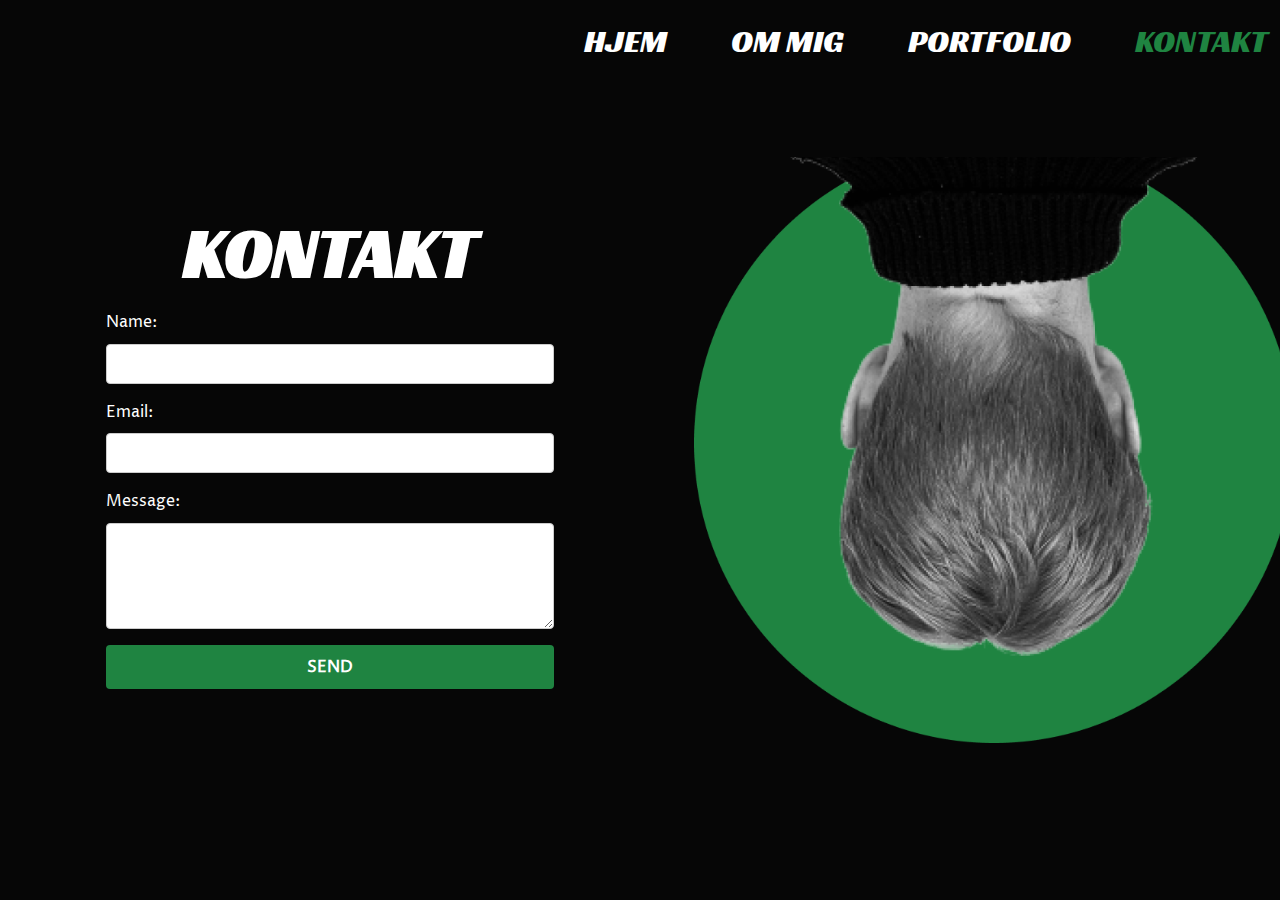
<file: portfolio_website/kontakt.html>
<!DOCTYPE html>
<html lang="da">
  <head>
    <meta charset="UTF-8" />
    <meta name="viewport" content="width=device-width, initial-scale=1.0" />
    <link rel="stylesheet" href="layout.css" />
    <link rel="stylesheet" href="style.css" />
    <link rel="stylesheet" href="mediaq.css" />
    <title>BEINIR / KONTAKT</title>
    <meta
      name="PortfolioafBeinirTroest"
      content="Dette er en skoleopgave, hvor du finder information om Beinir Troest, hans projekter og hans cv."
    />
    <link rel="shortcut icon" href="img/green.webp" type="image/x-icon" />
  </head>

  <body>
    <header>
      <nav>
        <ul class="nav-list">
          <li><a href="index.html"> HJEM</a></li>
          <li><a href="ommig.html"> OM MIG</a></li>
          <li>
            <a href="portfolio.html"> PORTFOLIO</a>
          </li>
          <li>
            <a href="kontakt.html" class="currentpage4"> KONTAKT</a>
          </li>
        </ul>
      </nav>
    </header>

    <main>
      <div class="containerkontakt">
        <section id="contact">
          <h1 class="kontakth1">KONTAKT</h1>
          <form
            action="mailto:your-email@example.com"
            method="post"
            enctype="text/plain"
          >
            <label for="name">Name:</label>
            <input type="text" id="name" name="name" required />

            <label for="email">Email:</label>
            <input type="email" id="email" name="email" required />

            <label for="message">Message:</label>
            <textarea id="message" name="message" rows="4" required></textarea>

            <button type="submit">SEND</button>
          </form>
        </section>
        <div class="kontaktimg">
          <img src="img/Kontakt.webp" alt="kontaktimg" />
        </div>
      </div>
    </main>

    <footer>
      <nav>
        <ul class="nav-listhide">
          <li><a href="index.html"> HJEM</a></li>
          <li><a href="ommig.html"> OM MIG</a></li>
          <li>
            <a href="portfolio.html"> PORTFOLIO</a>
          </li>
          <li>
            <a href="kontakt.html" class="currentpage4"> KONTAKT</a>
          </li>
        </ul>
      </nav>
    </footer>
  </body>
</html>
</file>
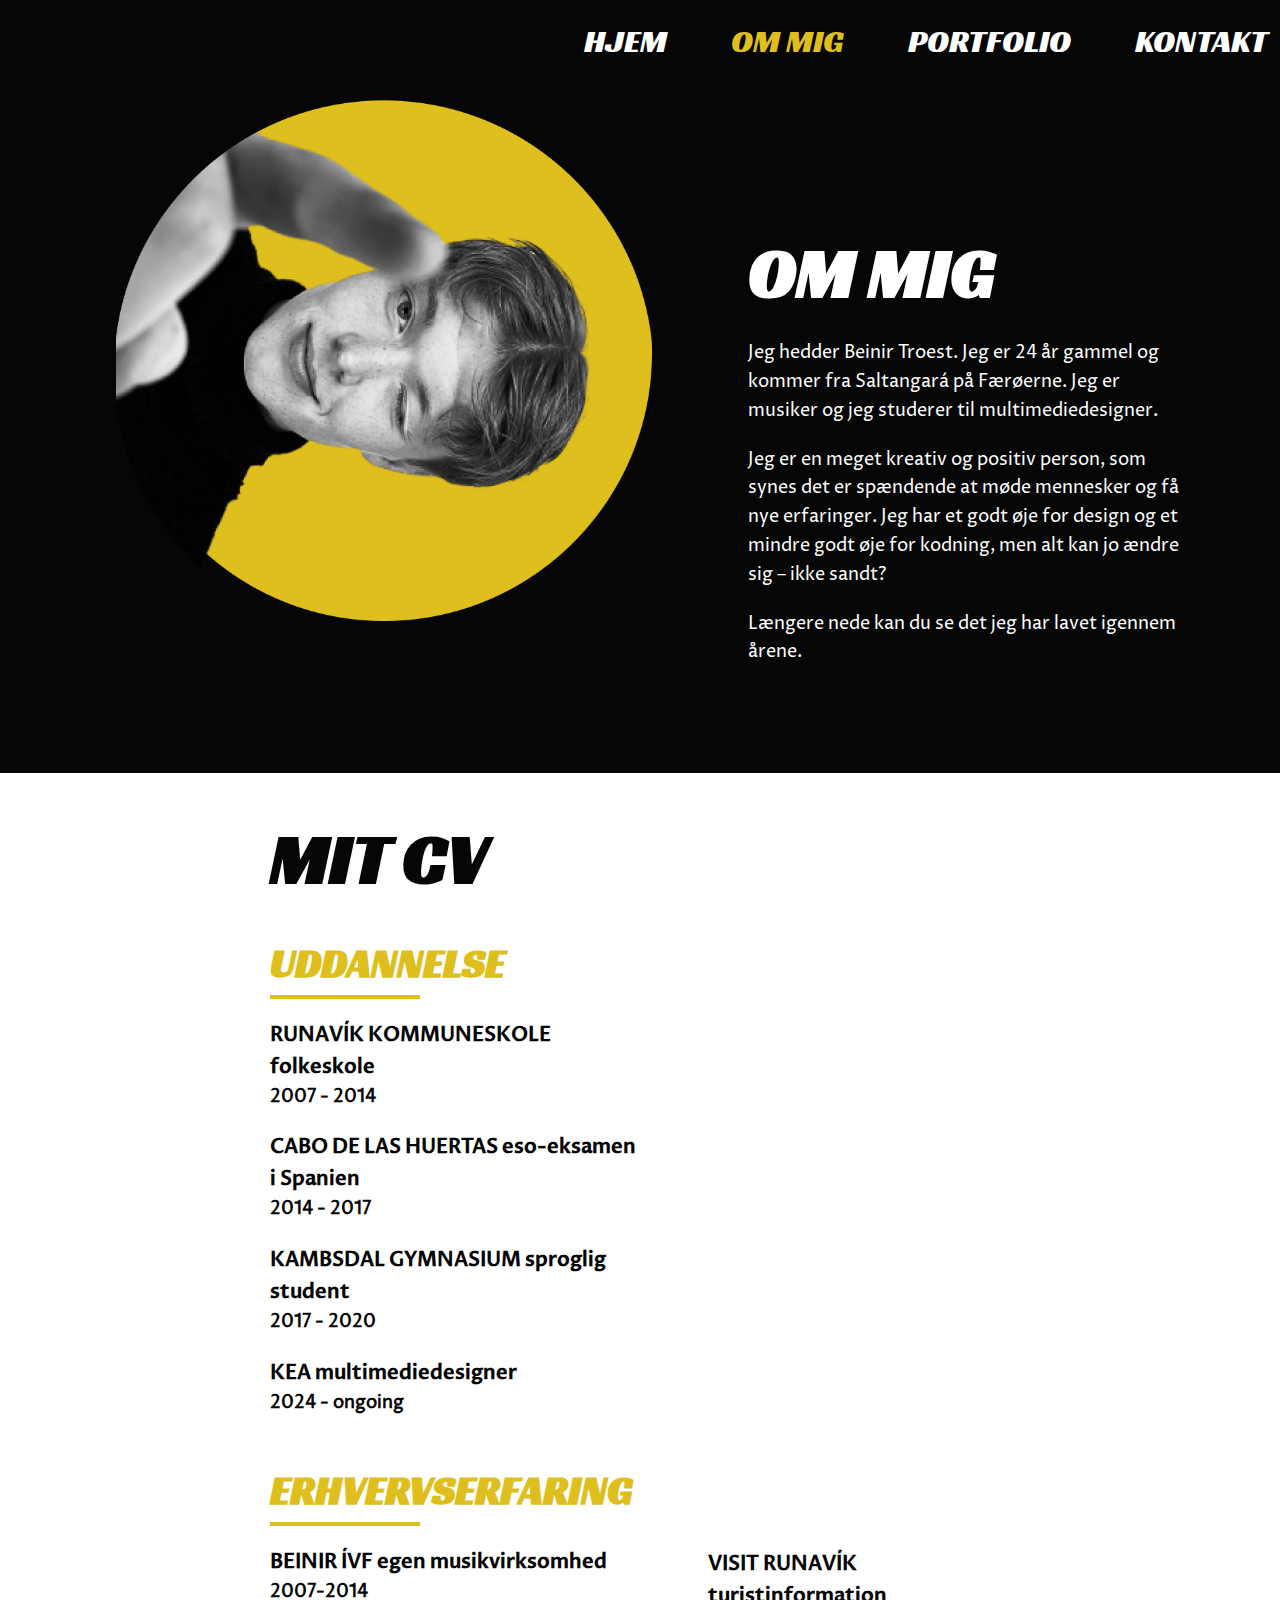
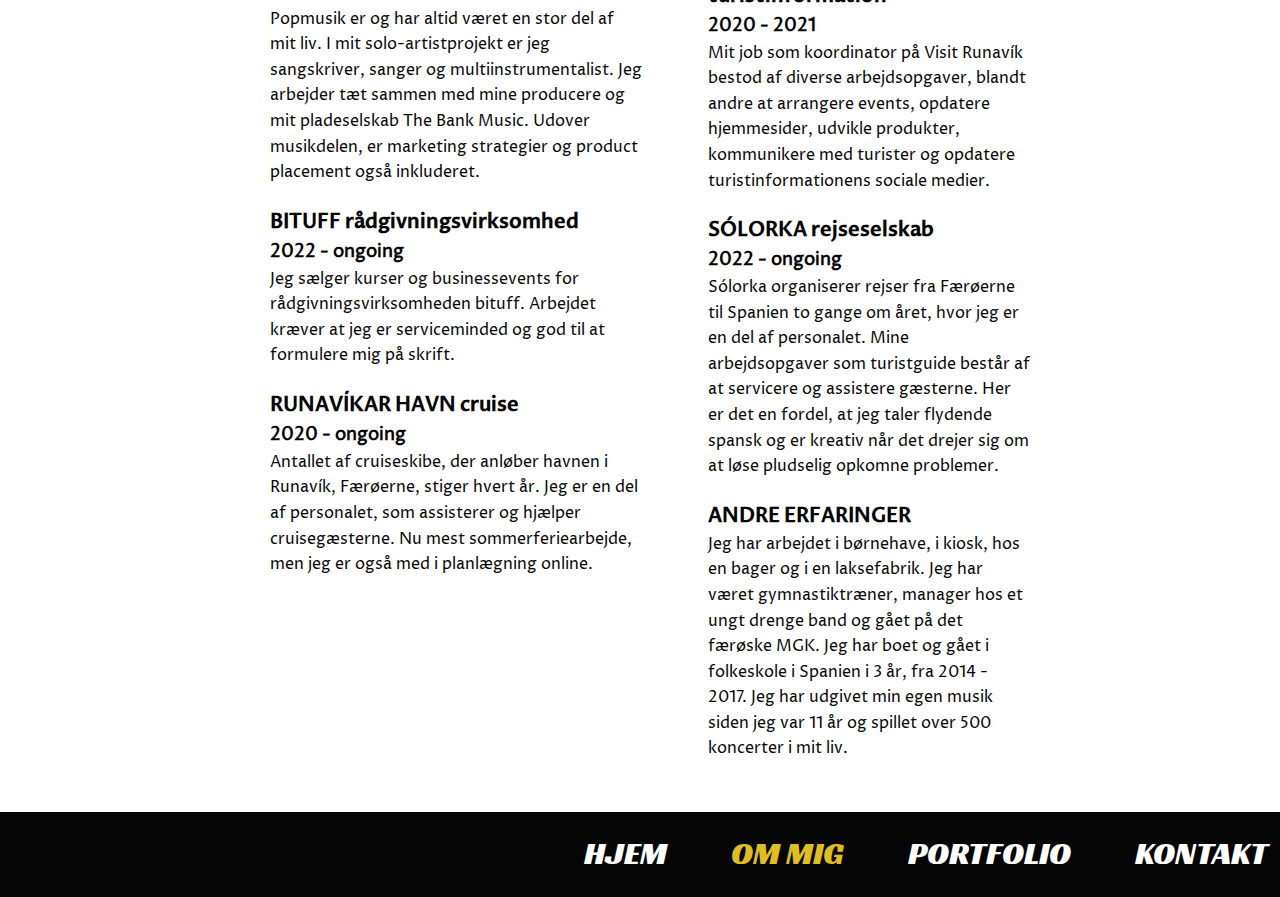
<file: portfolio_website/ommig.html>
<!DOCTYPE html>
<html lang="da">
  <head>
    <meta charset="UTF-8" />
    <meta name="viewport" content="width=device-width, initial-scale=1.0" />
    <link rel="stylesheet" href="layout.css" />
    <link rel="stylesheet" href="style.css" />
    <link rel="stylesheet" href="mediaq.css" />
    <title>BEINIR / OM MIG</title>
    <meta
      name="PortfolioafBeinirTroest"
      content="Dette er en skoleopgave, hvor du finder information om Beinir Troest, hans projekter og hans cv."
    />
    <link rel="shortcut icon" href="img/yellow.webp" type="image/x-icon" />
  </head>

  <body>
    <header>
      <nav>
        <ul class="nav-list">
          <li><a href="index.html"> HJEM</a></li>
          <li><a href="ommig.html" class="currentpage2"> OM MIG</a></li>
          <li><a href="portfolio.html"> PORTFOLIO</a></li>
          <li>
            <a href="kontakt.html"> KONTAKT</a>
          </li>
        </ul>
      </nav>
    </header>

    <main>
      <div class="containerommig">
        <div class="grid_1-1">
          <div class="ommigimg">
            <img src="img/Ommig.webp" alt="ommig" />
          </div>
          <section id="ommig">
            <h1>OM MIG</h1>
            <p>
              Jeg hedder Beinir Troest. Jeg er 24 år gammel og kommer fra
              Saltangará på Færøerne. Jeg er musiker og jeg studerer til
              multimediedesigner.
            </p>
            <p>
              Jeg er en meget kreativ og positiv person, som synes det er
              spændende at møde mennesker og få nye erfaringer. Jeg har et godt
              øje for design og et mindre godt øje for kodning, men alt kan jo
              ændre sig – ikke sandt?
            </p>
            <p>Længere nede kan du se det jeg har lavet igennem årene.</p>
          </section>
        </div>
      </div>

      <section class="mitcv">
        <h2 class="mitcvh2">MIT CV</h2>
        <div class="grid_1-1">
          <div class="uddannelse">
            <h3 class="line-under-text">UDDANNELSE</h3>
            <h4>RUNAVÍK KOMMUNESKOLE folkeskole</h4>
            <h5>2007 - 2014</h5>
            <h4>CABO DE LAS HUERTAS eso-eksamen i Spanien</h4>
            <h5>2014 - 2017</h5>
            <h4>KAMBSDAL GYMNASIUM sproglig student</h4>
            <h5>2017 - 2020</h5>
            <h4>KEA multimediedesigner</h4>
            <h5>2024 - ongoing</h5>
          </div>
        </div>
        <div class="grid_1-1">
          <div class="erhverv1">
            <h3 class="line-under-text">ERHVERVSERFARING</h3>
            <h4>BEINIR ÍVF egen musikvirksomhed</h4>
            <h5>2007-2014</h5>
            <p>
              Popmusik er og har altid været en stor del af mit liv. I mit
              solo-artistprojekt er jeg sangskriver, sanger og
              multiinstrumentalist. Jeg arbejder tæt sammen med mine producere
              og mit pladeselskab The Bank Music. Udover musikdelen, er
              marketing strategier og product placement også inkluderet.
            </p>
            <h4>BITUFF rådgivningsvirksomhed</h4>
            <h5>2022 - ongoing</h5>
            <p>
              Jeg sælger kurser og businessevents for rådgivningsvirksomheden
              bituff. Arbejdet kræver at jeg er serviceminded og god til at
              formulere mig på skrift.
            </p>
            <h4>RUNAVÍKAR HAVN cruise</h4>
            <h5>2020 - ongoing</h5>
            <p>
              Antallet af cruiseskibe, der anløber havnen i Runavík, Færøerne,
              stiger hvert år. Jeg er en del af personalet, som assisterer og
              hjælper cruisegæsterne. Nu mest sommerferiearbejde, men jeg er
              også med i planlægning online.
            </p>
          </div>
          <div class="erhverv2">
            <h4>VISIT RUNAVÍK turistinformation</h4>
            <h5>2020 - 2021</h5>
            <p>
              Mit job som koordinator på Visit Runavík bestod af diverse
              arbejdsopgaver, blandt andre at arrangere events, opdatere
              hjemmesider, udvikle produkter, kommunikere med turister og
              opdatere turistinformationens sociale medier.
            </p>

            <h4>SÓLORKA rejseselskab</h4>
            <h5>2022 - ongoing</h5>
            <p>
              Sólorka organiserer rejser fra Færøerne til Spanien to gange om
              året, hvor jeg er en del af personalet. Mine arbejdsopgaver som
              turistguide består af at servicere og assistere gæsterne. Her er
              det en fordel, at jeg taler flydende spansk og er kreativ når det
              drejer sig om at løse pludselig opkomne problemer.
            </p>
            <h4 class="erfaringerh4">ANDRE ERFARINGER</h4>
            <p>
              Jeg har arbejdet i børnehave, i kiosk, hos en bager og i en
              laksefabrik. Jeg har været gymnastiktræner, manager hos et ungt
              drenge band og gået på det færøske MGK. Jeg har boet og gået i
              folkeskole i Spanien i 3 år, fra 2014 - 2017. Jeg har udgivet min
              egen musik siden jeg var 11 år og spillet over 500 koncerter i mit
              liv.
            </p>
          </div>
        </div>
      </section>
    </main>

    <footer>
      <nav>
        <ul>
          <li><a href="index.html"> HJEM</a></li>
          <li><a href="ommig.html" class="currentpage2"> OM MIG</a></li>
          <li><a href="portfolio.html"> PORTFOLIO</a></li>
          <li>
            <a href="kontakt.html"> KONTAKT</a>
          </li>
        </ul>
      </nav>
    </footer>
  </body>
</html>
</file>
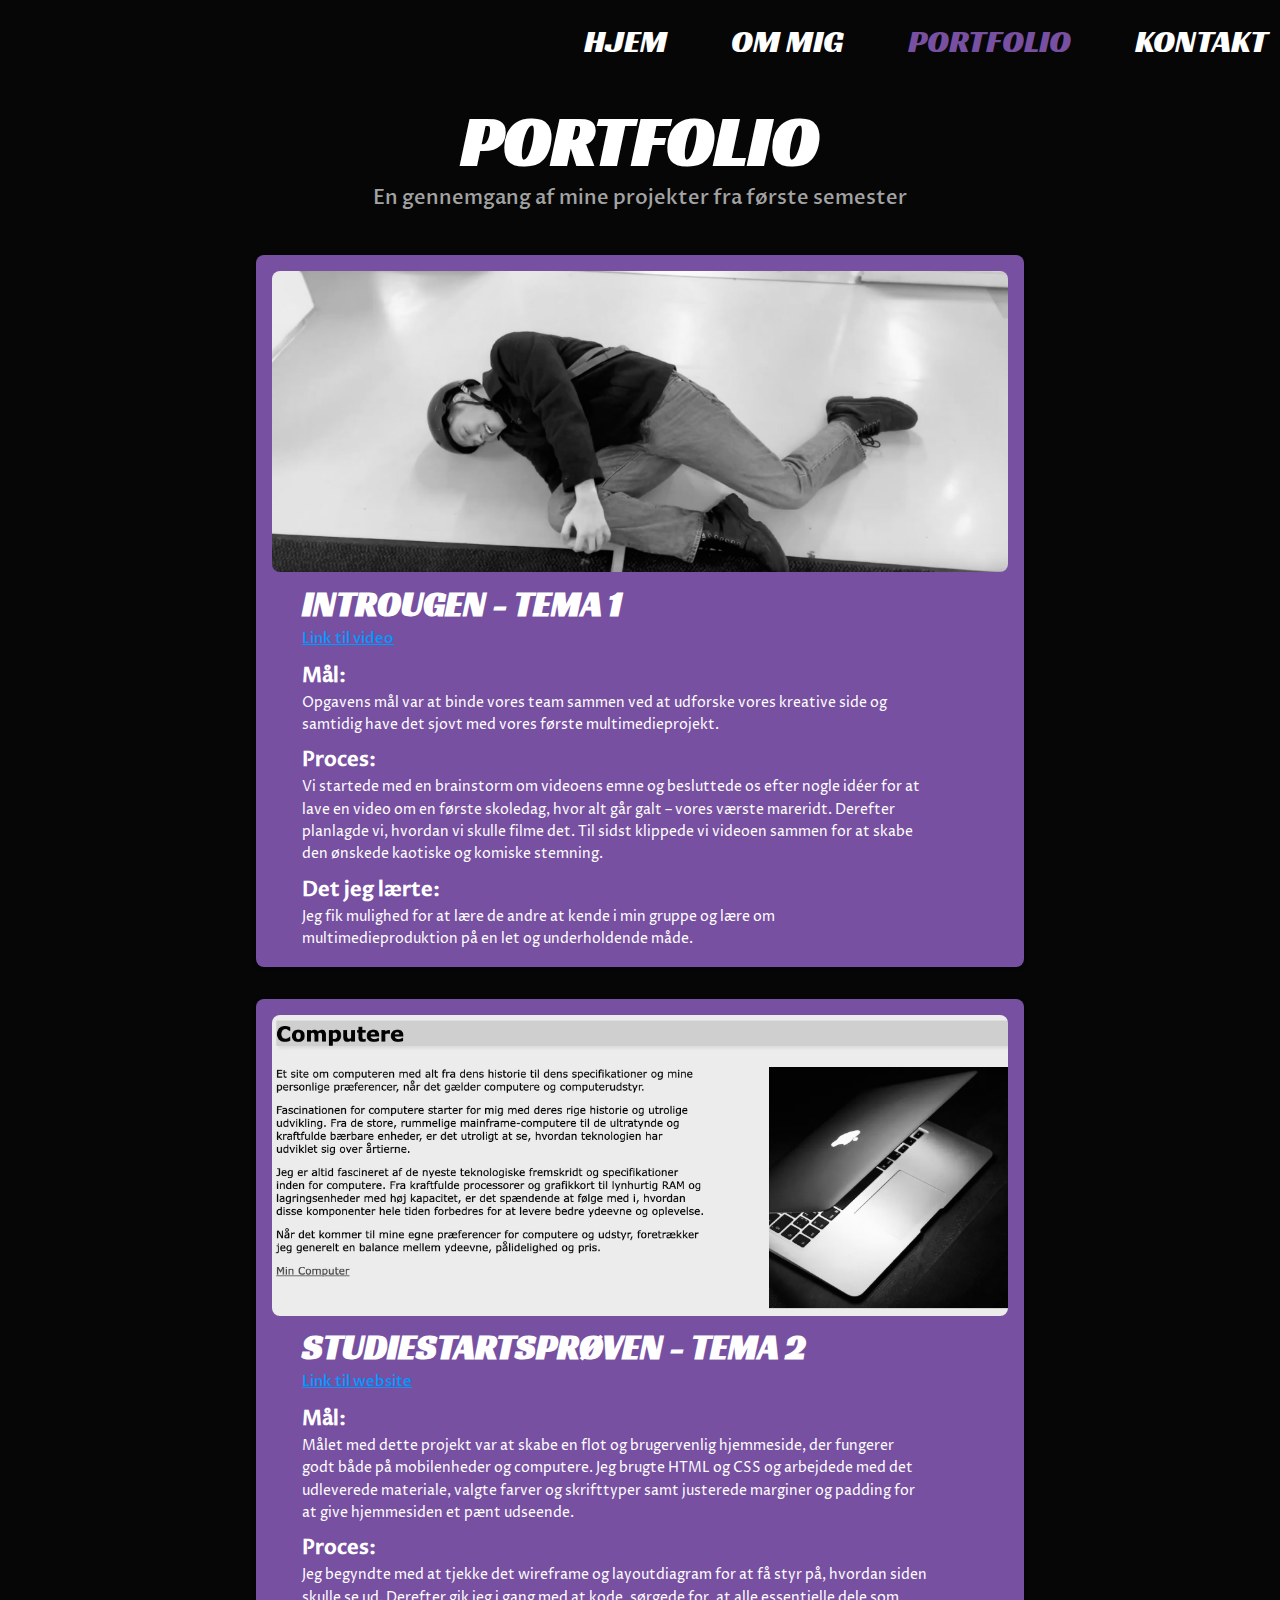
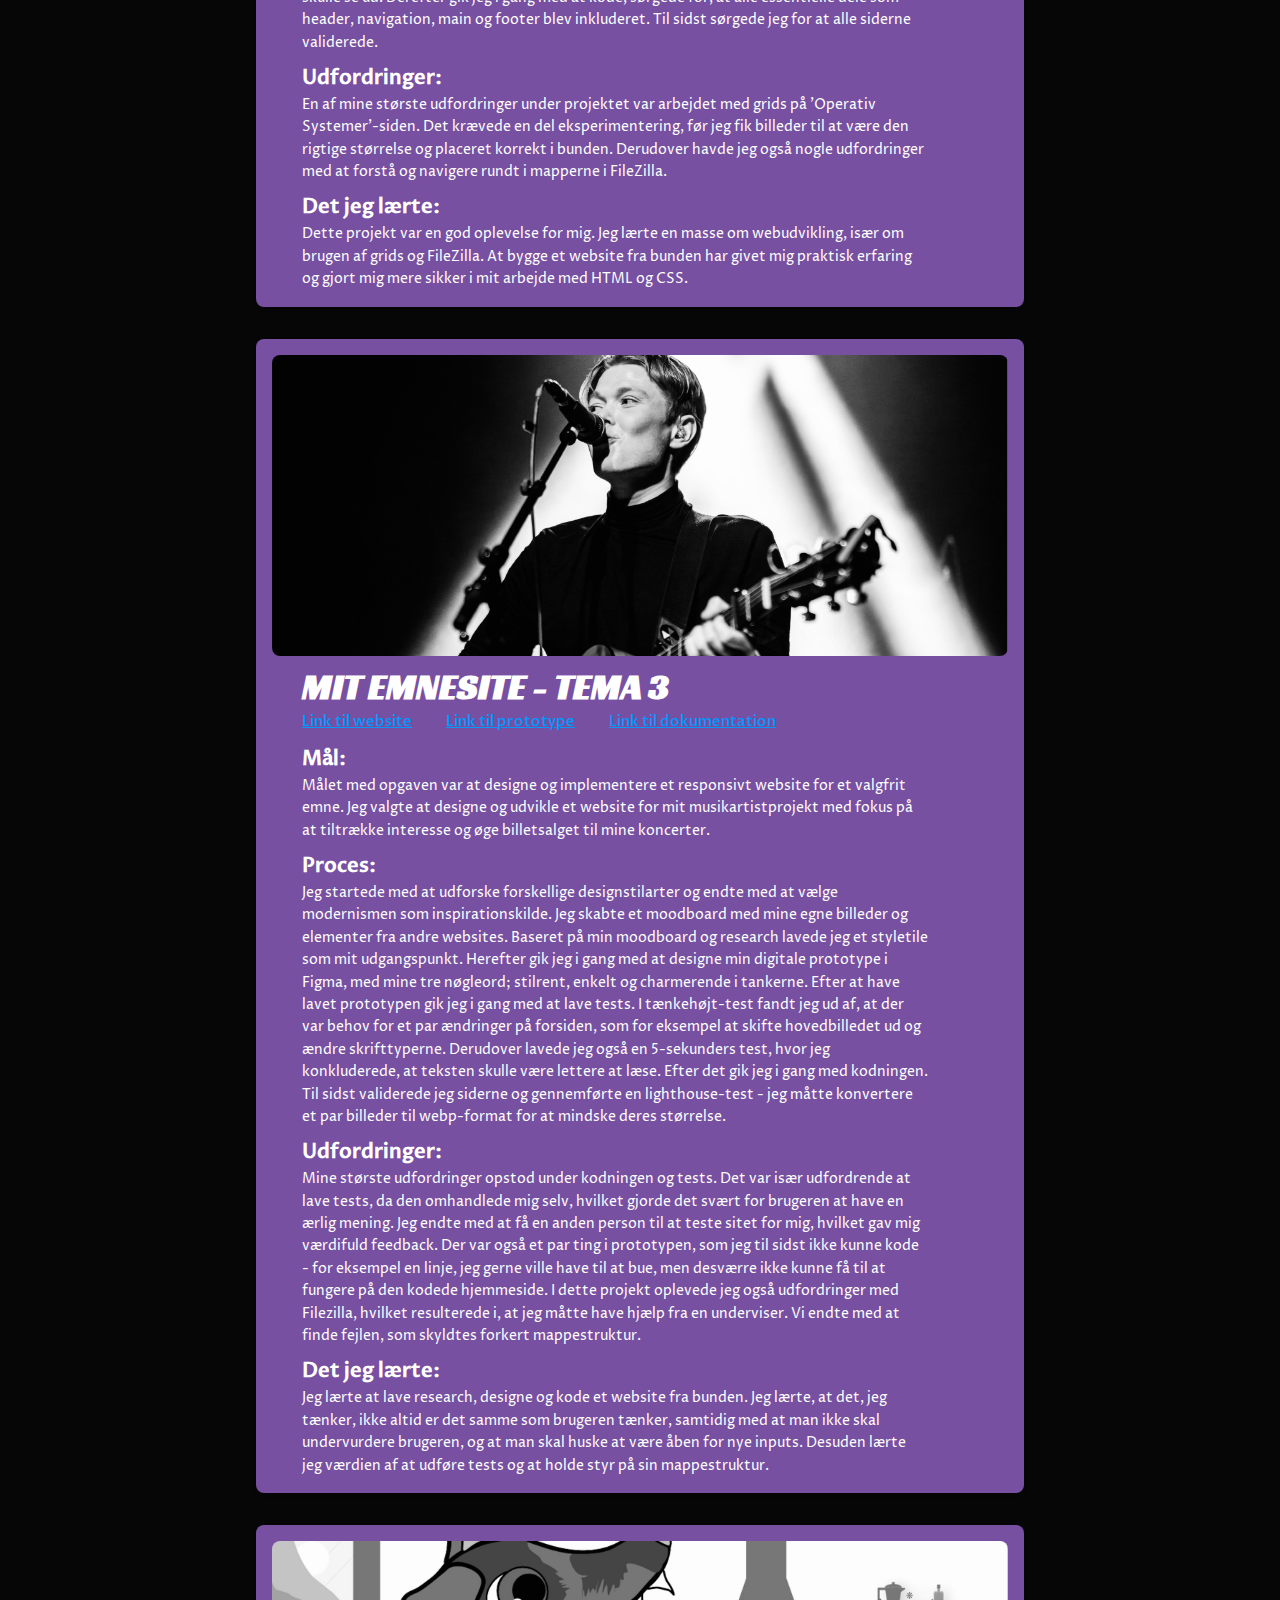
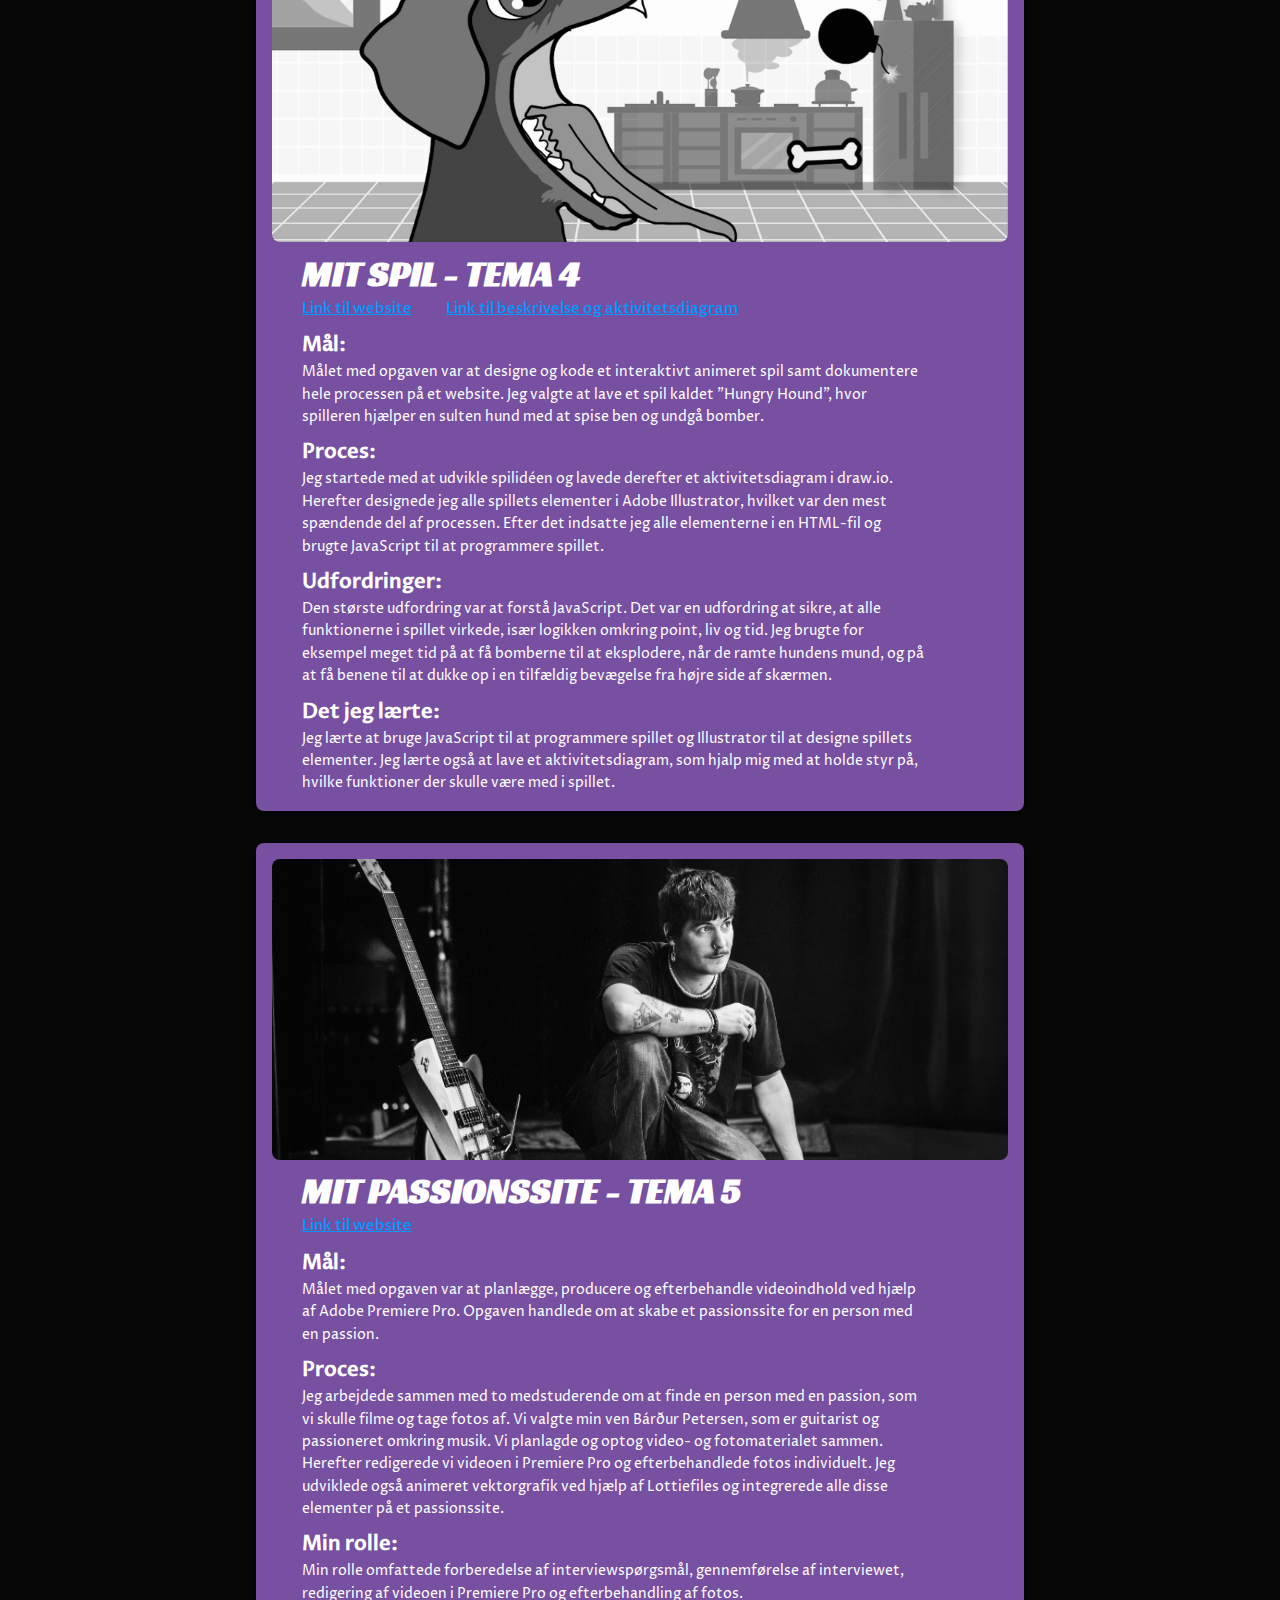
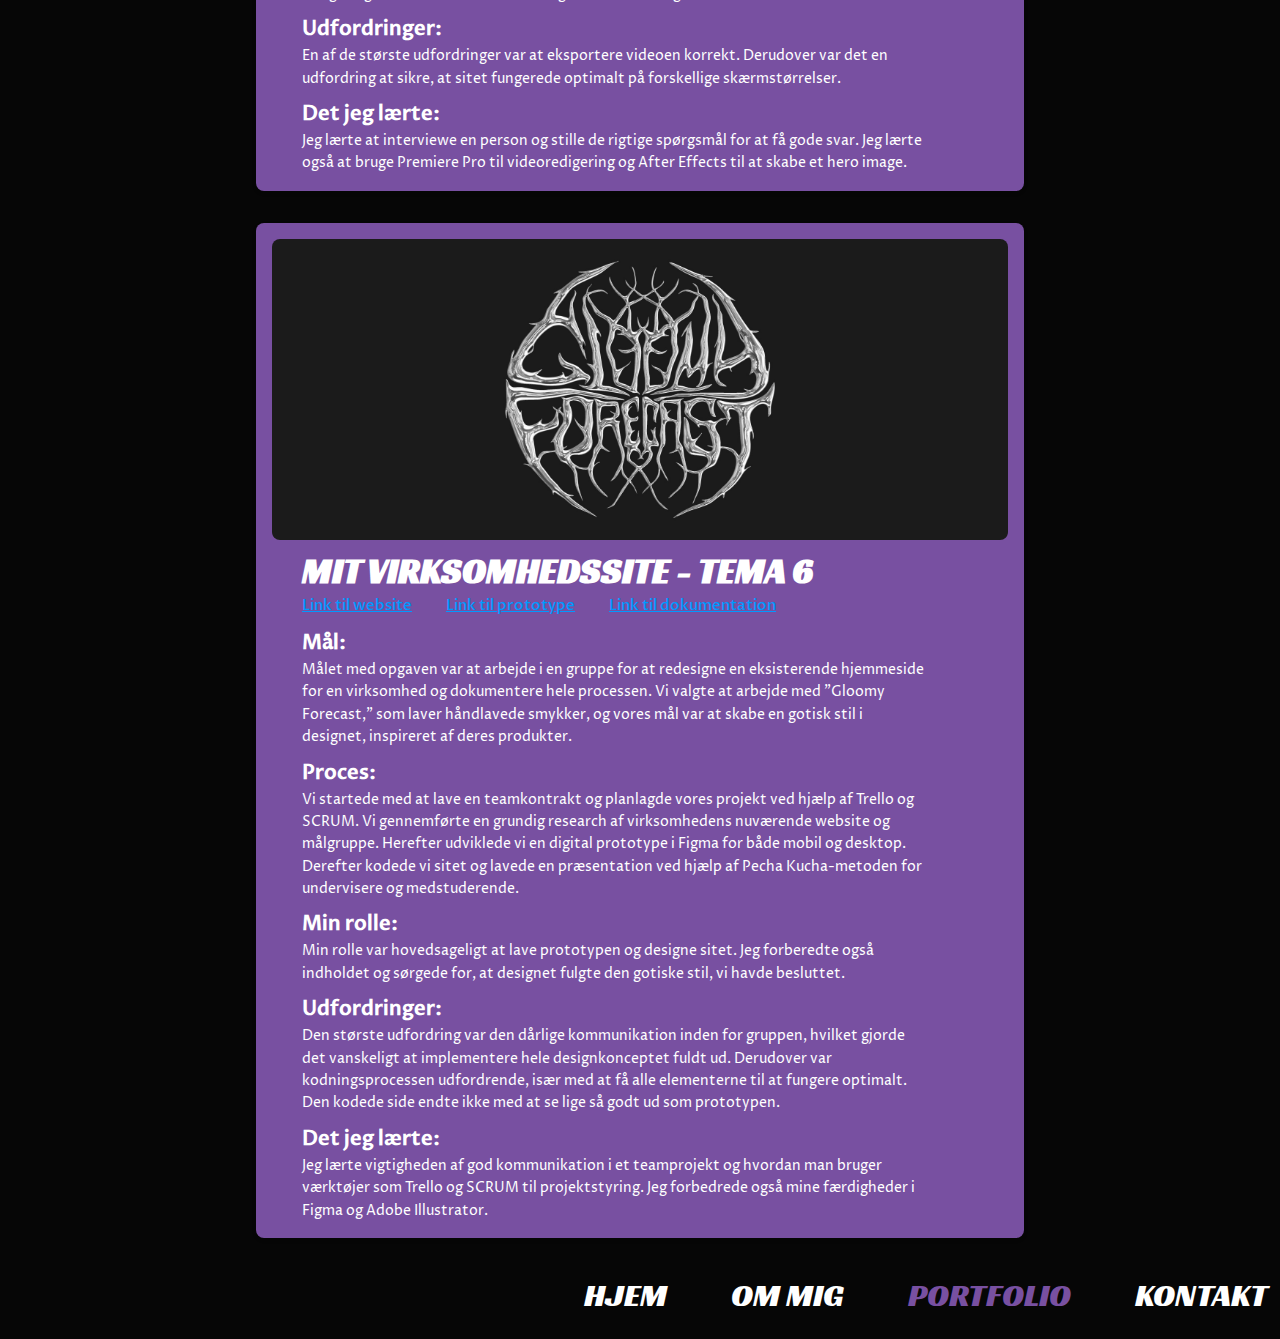
<file: portfolio_website/portfolio.html>
<!DOCTYPE html>
<html lang="da">
  <head>
    <meta charset="UTF-8" />
    <meta name="viewport" content="width=device-width, initial-scale=1.0" />
    <link rel="stylesheet" href="layout.css" />
    <link rel="stylesheet" href="style.css" />
    <link rel="stylesheet" href="mediaq.css" />
    <title>BEINIR / PORTFOLIO</title>
    <meta
      name="PortfolioafBeinirTroest"
      content="Dette er en skoleopgave, hvor du finder information om Beinir Troest, hans projekter og hans cv."
    />
    <link rel="shortcut icon" href="img/purple.webp" type="image/x-icon" />
  </head>

  <body>
    <header>
      <nav>
        <ul class="nav-list">
          <li><a href="index.html"> HJEM</a></li>
          <li><a href="ommig.html"> OM MIG</a></li>
          <li>
            <a href="portfolio.html" class="currentpage3"> PORTFOLIO</a>
          </li>
          <li>
            <a href="kontakt.html"> KONTAKT</a>
          </li>
        </ul>
      </nav>
    </header>

    <main>
      <section class="portfolio">
        <h1 class="opgaverh1">PORTFOLIO</h1>
        <p>En gennemgang af mine projekter fra første semester</p>

        <div class="gallery">
          <div class="item">
            <img src="img/opgaver/introugen.webp" alt="introugen" />
            <h3>INTROUGEN - TEMA 1</h3>
            <a
              href="https://www.youtube.com/watch?v=dQGNCA2hNSQ&list=PLAjt73di5KF9GY18w32btpL7CgpIDpei_&index=10"
              class="linkhover"
              target="_blank"
              >Link til video</a
            >
            <h4>Mål:</h4>
            <p>
              Opgavens mål var at binde vores team sammen ved at udforske vores
              kreative side og samtidig have det sjovt med vores første
              multimedieprojekt.
            </p>
            <h4>Proces:</h4>
            <p>
              Vi startede med en brainstorm om videoens emne og besluttede os
              efter nogle idéer for at lave en video om en første skoledag, hvor
              alt går galt – vores værste mareridt. Derefter planlagde vi,
              hvordan vi skulle filme det. Til sidst klippede vi videoen sammen
              for at skabe den ønskede kaotiske og komiske stemning.
            </p>
            <h4>Det jeg lærte:</h4>
            <p>
              Jeg fik mulighed for at lære de andre at kende i min gruppe og
              lære om multimedieproduktion på en let og underholdende måde.
            </p>
          </div>

          <div class="item">
            <img src="img/opgaver/computer.webp" alt="Computer projekt" />
            <h3>STUDIESTARTSPRØVEN - TEMA 2</h3>
            <a
              href="http://beinir.dk/website/"
              class="linkhover"
              target="_blank"
              >Link til website</a
            >
            <h4>Mål:</h4>
            <p>
              Målet med dette projekt var at skabe en flot og brugervenlig
              hjemmeside, der fungerer godt både på mobilenheder og computere.
              Jeg brugte HTML og CSS og arbejdede med det udleverede materiale,
              valgte farver og skrifttyper samt justerede marginer og padding
              for at give hjemmesiden et pænt udseende.
            </p>
            <h4>Proces:</h4>
            <p>
              Jeg begyndte med at tjekke det wireframe og layoutdiagram for at
              få styr på, hvordan siden skulle se ud. Derefter gik jeg i gang
              med at kode, sørgede for, at alle essentielle dele som header,
              navigation, main og footer blev inkluderet. Til sidst sørgede jeg
              for at alle siderne validerede.
            </p>
            <h4>Udfordringer:</h4>
            <p>
              En af mine største udfordringer under projektet var arbejdet med
              grids på 'Operativ Systemer'-siden. Det krævede en del
              eksperimentering, før jeg fik billeder til at være den rigtige
              størrelse og placeret korrekt i bunden. Derudover havde jeg også
              nogle udfordringer med at forstå og navigere rundt i mapperne i
              FileZilla.
            </p>
            <h4>Det jeg lærte:</h4>
            <p>
              Dette projekt var en god oplevelse for mig. Jeg lærte en masse om
              webudvikling, især om brugen af grids og FileZilla. At bygge et
              website fra bunden har givet mig praktisk erfaring og gjort mig
              mere sikker i mit arbejde med HTML og CSS.
            </p>
          </div>

          <div class="item">
            <img src="img/opgaver/emnesite.webp" alt="Emnesite projekt" />
            <h3>MIT EMNESITE - TEMA 3</h3>
            <a
              href="http://beinir.dk/emnesite/html/index.html"
              class="linkhover"
              target="_blank"
              >Link til website</a
            >
            <a
              href="https://www.figma.com/design/UDATX2suM8RehTDWvsjJmL/Beinirmusik%2C-prototype?node-id=2113-3&t=lGktxuX73YZOQoTI-1"
              class="linkhover"
              target="_blank"
              >Link til prototype</a
            >
            <a
              href="https://www.figma.com/design/Qdd1wMdy216Q23f0BpfWba/Beinirmusik%2C-dokumentation?node-id=0-1&t=GsM3hk6UQSTAk7nl-1"
              class="linkhover"
              target="_blank"
              >Link til dokumentation</a
            >
            <h4>Mål:</h4>
            <p>
              Målet med opgaven var at designe og implementere et responsivt
              website for et valgfrit emne. Jeg valgte at designe og udvikle et
              website for mit musikartistprojekt med fokus på at tiltrække
              interesse og øge billetsalget til mine koncerter.
            </p>
            <h4>Proces:</h4>
            <p>
              Jeg startede med at udforske forskellige designstilarter og endte
              med at vælge modernismen som inspirationskilde. Jeg skabte et
              moodboard med mine egne billeder og elementer fra andre websites.
              Baseret på min moodboard og research lavede jeg et styletile som
              mit udgangspunkt. Herefter gik jeg i gang med at designe min
              digitale prototype i Figma, med mine tre nøgleord; stilrent,
              enkelt og charmerende i tankerne. Efter at have lavet prototypen
              gik jeg i gang med at lave tests. I tænkehøjt-test fandt jeg ud
              af, at der var behov for et par ændringer på forsiden, som for
              eksempel at skifte hovedbilledet ud og ændre skrifttyperne.
              Derudover lavede jeg også en 5-sekunders test, hvor jeg
              konkluderede, at teksten skulle være lettere at læse. Efter det
              gik jeg i gang med kodningen. Til sidst validerede jeg siderne og
              gennemførte en lighthouse-test - jeg måtte konvertere et par
              billeder til webp-format for at mindske deres størrelse.
            </p>
            <h4>Udfordringer:</h4>
            <p>
              Mine største udfordringer opstod under kodningen og tests. Det var
              især udfordrende at lave tests, da den omhandlede mig selv,
              hvilket gjorde det svært for brugeren at have en ærlig mening. Jeg
              endte med at få en anden person til at teste sitet for mig,
              hvilket gav mig værdifuld feedback. Der var også et par ting i
              prototypen, som jeg til sidst ikke kunne kode - for eksempel en
              linje, jeg gerne ville have til at bue, men desværre ikke kunne få
              til at fungere på den kodede hjemmeside. I dette projekt oplevede
              jeg også udfordringer med Filezilla, hvilket resulterede i, at jeg
              måtte have hjælp fra en underviser. Vi endte med at finde fejlen,
              som skyldtes forkert mappestruktur.
            </p>
            <h4>Det jeg lærte:</h4>
            <p>
              Jeg lærte at lave research, designe og kode et website fra bunden.
              Jeg lærte, at det, jeg tænker, ikke altid er det samme som
              brugeren tænker, samtidig med at man ikke skal undervurdere
              brugeren, og at man skal huske at være åben for nye inputs.
              Desuden lærte jeg værdien af at udføre tests og at holde styr på
              sin mappestruktur.
            </p>
          </div>

          <div class="item">
            <img src="img/opgaver/spil.webp" alt="Spil projekt" />
            <h3>MIT SPIL - TEMA 4</h3>
            <a
              href="http://beinir.dk/website_spil/spil.html"
              class="linkhover"
              target="_blank"
              >Link til website</a
            >
            <a
              href="https://www.dropbox.com/scl/fi/nxohzyfhopujpjq9mpbje/Beskrivelseogaktivitetsdiagram_beinir.pdf?rlkey=p8fy81i900rtgo22jf6exao8u&st=4iqregyy&dl=0"
              class="linkhover"
              target="_blank"
              >Link til beskrivelse og aktivitetsdiagram</a
            >
            <h4>Mål:</h4>
            <p>
              Målet med opgaven var at designe og kode et interaktivt animeret
              spil samt dokumentere hele processen på et website. Jeg valgte at
              lave et spil kaldet "Hungry Hound", hvor spilleren hjælper en
              sulten hund med at spise ben og undgå bomber.
            </p>
            <h4>Proces:</h4>
            <p>
              Jeg startede med at udvikle spilidéen og lavede derefter et
              aktivitetsdiagram i draw.io. Herefter designede jeg alle spillets
              elementer i Adobe Illustrator, hvilket var den mest spændende del
              af processen. Efter det indsatte jeg alle elementerne i en
              HTML-fil og brugte JavaScript til at programmere spillet.
            </p>
            <h4>Udfordringer:</h4>
            <p>
              Den største udfordring var at forstå JavaScript. Det var en
              udfordring at sikre, at alle funktionerne i spillet virkede, især
              logikken omkring point, liv og tid. Jeg brugte for eksempel meget
              tid på at få bomberne til at eksplodere, når de ramte hundens
              mund, og på at få benene til at dukke op i en tilfældig bevægelse
              fra højre side af skærmen.
            </p>
            <h4>Det jeg lærte:</h4>
            <p>
              Jeg lærte at bruge JavaScript til at programmere spillet og
              Illustrator til at designe spillets elementer. Jeg lærte også at
              lave et aktivitetsdiagram, som hjalp mig med at holde styr på,
              hvilke funktioner der skulle være med i spillet.
            </p>
          </div>

          <div class="item">
            <img src="img/opgaver/passion.webp" alt="Passion projekt" />
            <h3>MIT PASSIONSSITE - TEMA 5</h3>
            <a
              href="http://beinir.dk/website_passion/"
              class="linkhover"
              target="_blank"
              >Link til website</a
            >
            <h4>Mål:</h4>
            <p>
              Målet med opgaven var at planlægge, producere og efterbehandle
              videoindhold ved hjælp af Adobe Premiere Pro. Opgaven handlede om
              at skabe et passionssite for en person med en passion.
            </p>
            <h4>Proces:</h4>
            <p>
              Jeg arbejdede sammen med to medstuderende om at finde en person
              med en passion, som vi skulle filme og tage fotos af. Vi valgte
              min ven Bárður Petersen, som er guitarist og passioneret omkring
              musik. Vi planlagde og optog video- og fotomaterialet sammen.
              Herefter redigerede vi videoen i Premiere Pro og efterbehandlede
              fotos individuelt. Jeg udviklede også animeret vektorgrafik ved
              hjælp af Lottiefiles og integrerede alle disse elementer på et
              passionssite.
            </p>
            <h4>Min rolle:</h4>
            <p>
              Min rolle omfattede forberedelse af interviewspørgsmål,
              gennemførelse af interviewet, redigering af videoen i Premiere Pro
              og efterbehandling af fotos.
            </p>
            <h4>Udfordringer:</h4>
            <p>
              En af de største udfordringer var at eksportere videoen korrekt.
              Derudover var det en udfordring at sikre, at sitet fungerede
              optimalt på forskellige skærmstørrelser.
            </p>
            <h4>Det jeg lærte:</h4>
            <p>
              Jeg lærte at interviewe en person og stille de rigtige spørgsmål
              for at få gode svar. Jeg lærte også at bruge Premiere Pro til
              videoredigering og After Effects til at skabe et hero image.
            </p>
          </div>

          <div class="item">
            <img src="img/opgaver/virksomhed.webp" alt="Virksomhed projekt" />
            <h3>MIT VIRKSOMHEDSSITE - TEMA 6</h3>
            <a
              href="http://beinir.dk/redesign-1/"
              class="linkhover"
              target="_blank"
              >Link til website</a
            >
            <a
              href="https://www.figma.com/design/QFAOE4VdXiuvEa1eL3LWfX/T5---Gloomy-Forecast?node-id=28-3&t=ttIu7T9qYchNNj8k-1"
              class="linkhover"
              target="_blank"
              >Link til prototype</a
            >
            <a
              href="https://www.figma.com/design/QFAOE4VdXiuvEa1eL3LWfX/T5---Gloomy-Forecast?node-id=0-1&t=ttIu7T9qYchNNj8k-1"
              class="linkhover"
              target="_blank"
              >Link til dokumentation</a
            >
            <h4>Mål:</h4>
            <p>
              Målet med opgaven var at arbejde i en gruppe for at redesigne en
              eksisterende hjemmeside for en virksomhed og dokumentere hele
              processen. Vi valgte at arbejde med "Gloomy Forecast," som laver
              håndlavede smykker, og vores mål var at skabe en gotisk stil i
              designet, inspireret af deres produkter.
            </p>
            <h4>Proces:</h4>
            <p>
              Vi startede med at lave en teamkontrakt og planlagde vores projekt
              ved hjælp af Trello og SCRUM. Vi gennemførte en grundig research
              af virksomhedens nuværende website og målgruppe. Herefter
              udviklede vi en digital prototype i Figma for både mobil og
              desktop. Derefter kodede vi sitet og lavede en præsentation ved
              hjælp af Pecha Kucha-metoden for undervisere og medstuderende.
            </p>
            <h4>Min rolle:</h4>
            <p>
              Min rolle var hovedsageligt at lave prototypen og designe sitet.
              Jeg forberedte også indholdet og sørgede for, at designet fulgte
              den gotiske stil, vi havde besluttet.
            </p>
            <h4>Udfordringer:</h4>
            <p>
              Den største udfordring var den dårlige kommunikation inden for
              gruppen, hvilket gjorde det vanskeligt at implementere hele
              designkonceptet fuldt ud. Derudover var kodningsprocessen
              udfordrende, især med at få alle elementerne til at fungere
              optimalt. Den kodede side endte ikke med at se lige så godt ud som
              prototypen.
            </p>
            <h4>Det jeg lærte:</h4>
            <p>
              Jeg lærte vigtigheden af god kommunikation i et teamprojekt og
              hvordan man bruger værktøjer som Trello og SCRUM til
              projektstyring. Jeg forbedrede også mine færdigheder i Figma og
              Adobe Illustrator.
            </p>
          </div>
        </div>
      </section>
    </main>

    <footer>
      <nav>
        <ul class="nav-list">
          <li><a href="index.html"> HJEM</a></li>
          <li><a href="ommig.html"> OM MIG</a></li>
          <li>
            <a href="portfolio.html" class="currentpage3"> PORTFOLIO</a>
          </li>
          <li>
            <a href="kontakt.html"> KONTAKT</a>
          </li>
        </ul>
      </nav>
    </footer>
  </body>
</html>
</file>
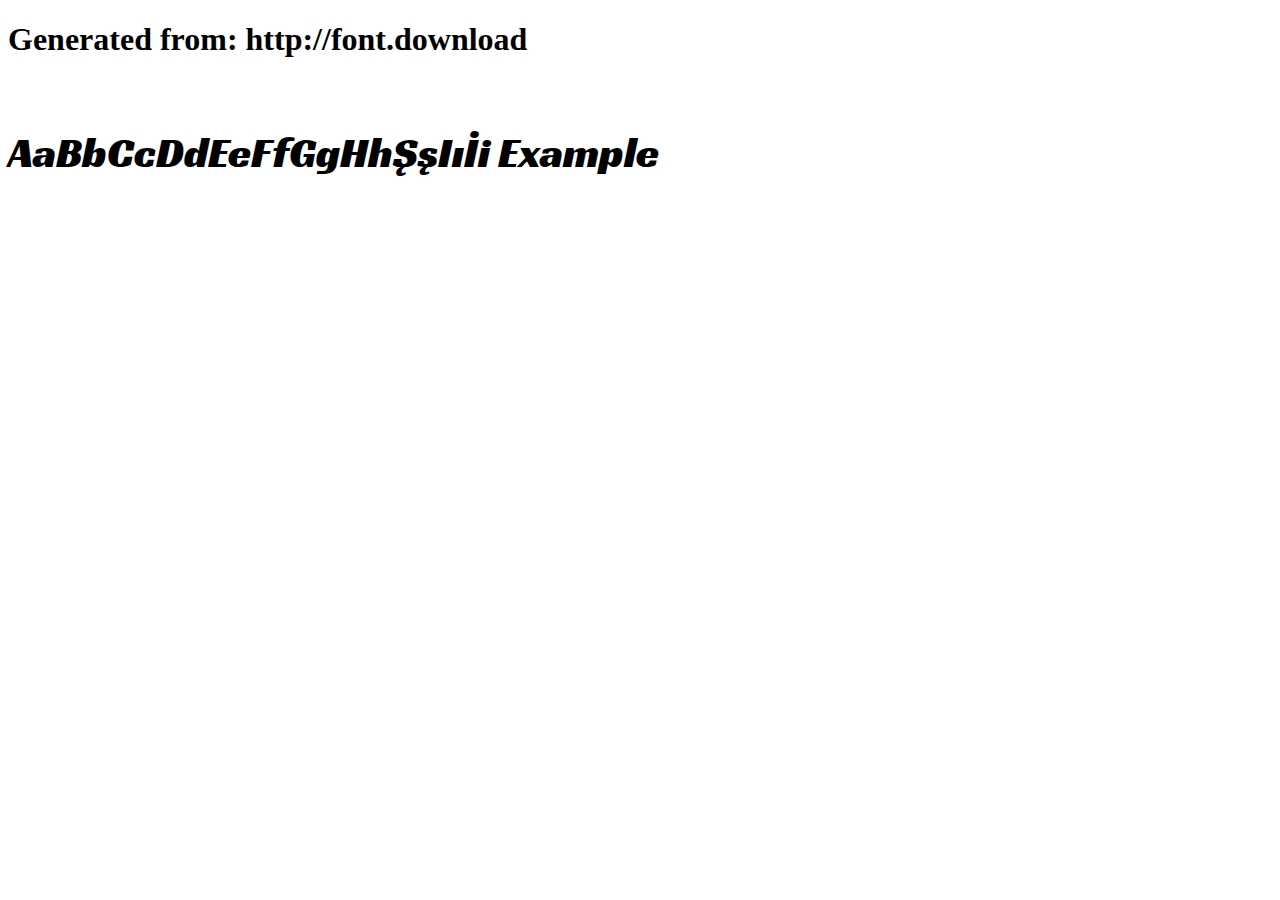
<file: portfolio_website/font_racing-sans-one-webfont/example.html>
<!DOCTYPE html>
<html xmlns="http://www.w3.org/1999/xhtml">
<head>
    <meta http-equiv="Content-Type" content="text/html; charset=utf-8"/>
    <link rel="stylesheet" type="text/css"
          href="style.css"/>
</head>

<body>

<h1>Generated from: http://font.download</h1><br/>
<h1 style="font-family:'Racing Sans One Regular';font-weight:normal;font-size:42px">AaBbCcDdEeFfGgHhŞşIıİi Example</h1>


</body>
</html>
</file>
<file: portfolio_website/layout.css>
* {
  margin: 0;
  padding: 0;
  box-sizing: border-box;
  font-family: "Proza libre";
}

.currentpage1 {
  color: #2564b6;
}

.currentpage2 {
  color: #debf1d;
}

.currentpage3 {
  color: #7850a1;
}

.currentpage4 {
  color: #1f8441;
}

body {
  background-color: #060606;
  color: #fff;
  line-height: 1.6;
}

header {
  background: #060606;
  color: #fff;
  padding: 1rem 0;
  text-align: center;
  max-width: 1450px;
}

nav {
  display: flex;
  justify-content: flex-end;
}

nav ul {
  list-style: none;
  padding: 0;
  display: flex;
  margin-right: -20px;
}

nav ul li {
  display: inline;
  margin: 0 2rem;
  font-size: 32px;
}

nav ul li a {
  color: #fff;
  text-decoration: none;
  font-weight: 300;
  font-family: "Racing Sans";
}

h1 {
  color: #ffffff;
  font-family: "Racing Sans";
}

h2 {
  margin-bottom: 1rem;
  color: #a3a3a3;
  font-family: "Racing Sans";
}

.p {
  font-family: "Proza libre";
}

#about p,
#home p {
  text-align: center;
  font-family: "Proza libre";
}

footer {
  background: #060606;
  color: #fff;
  padding: 1rem 0;
  text-align: center;
  max-width: 1450px;
  margin-bottom: 0px;
}

/* PORTFOLIO */
.opgaverh1 {
  text-align: center;
  margin-bottom: -15px;
  font-size: 70px;
  margin-top: 0px;
}

.portfolio {
  max-width: 800px;
  margin: 0 auto;
}

.portfolio p {
  color: #a3a3a3;
  text-align: center;
  margin-left: 60px;
  margin-right: 60px;
  margin-bottom: 25px;
  font-family: "Proza librebold";
  font-size: 20px;
}

.gallery {
  display: flex;
  flex-wrap: wrap;
  justify-content: space-around;
}

.gallery .item {
  flex: 1 1 48%;
  margin: 1rem;
  background: #7850a1;
  padding: 1rem;
  border-radius: 8px;
  box-shadow: 0 2px 4px rgba(0, 0, 0, 0.1);
  transition: transform 0.3s ease;
}

.gallery .item img {
  max-width: 100%;
  height: auto;
  border-radius: 8px;
}

.gallery .item h3 {
  margin: 0.5rem 0 0.5rem;
  color: hsl(0, 0%, 100%);
  font-size: 35px;
  margin-left: 30px;
  margin-bottom: -6px;
  margin-top: -5px;
  text-align: left;
  font-family: "Racing Sans";
}

.gallery .item h4 {
  color: hsl(0, 0%, 100%);
  font-size: 20px;
  margin-left: 30px;
  margin-top: 8px;
  text-align: left;
  font-family: "Proza librebold";
}

.gallery .item p {
  color: hsl(0, 0%, 100%);
  text-align: left;
  margin-left: 30px;
  margin-right: 80px;
  margin-bottom: 0px;
  font-family: "Proza libre";
  font-size: 14px;
}

.gallery .linkhover:hover {
  transform: scale(1.05);
  color: #ffffff;
}

.gallery .item a {
  font-family: "Proza librebold";
  font-size: 15px;
  margin-left: 30px;
  color: #0099ff;
  text-align: left;
}

/* KONTAKT: */

.kontakth1 {
  text-align: center;
  margin-bottom: -15px;
  font-size: 70px;
  margin-top: 0px;
}

form {
  display: flex;
  flex-direction: column;
  max-width: 600px;
  margin: 0 auto;
}

form label {
  margin-top: 1rem;
}

form input,
form textarea {
  padding: 0.5rem;
  border: 1px solid #ccc;
  border-radius: 4px;
  margin-top: 0.5rem;
}

form button {
  padding: 0.7rem;
  background: #1f8441;
  color: #fff;
  border: none;
  border-radius: 4px;
  margin-top: 1rem;
  cursor: pointer;
  font-weight: bold;
}

form button:hover {
  background: #004080;
}

.kontakth1 {
  margin-top: 80px;
}

.containerkontakt {
  display: flex;
  flex-wrap: wrap;
  justify-content: space-between;
  align-items: flex-start;
  padding: 2rem 1rem;
  max-width: 1100px;
  margin: 0 auto;
}

#contact {
  flex: 1;
  min-width: 300px; /* Ensure the form has a minimum width */
  margin-right: 20px; /* Space between the form and the image */
}

.kontaktimg {
  flex: 1;
  min-width: 600px; /* Ensure the image container has a minimum width */
}

.kontaktimg img {
  max-width: 100%;
  margin-left: 120px;
  margin-top: 40px;
  margin-bottom: 40px;
  height: auto;
  display: block;
}

form {
  display: flex;
  flex-direction: column;
}

label {
  margin-top: 10px;
}

input,
textarea {
  padding: 10px;
  margin-top: 5px;
  font-size: 16px;
  width: 100%;
  box-sizing: border-box;
}

button {
  margin-top: 10px;
  padding: 10px;
  font-size: 16px;
  background-color: #4caf50;
  color: white;
  border: none;
  cursor: pointer;
}

button:hover {
  background-color: #45a049;
}

/* INDEX: */

.nav-list a:hover {
  transform: scale(1.05);
  color: #8f8f8f;
}

.home {
  padding: 2rem 1rem;
  max-width: 1100px;
  margin: 0 auto;
  margin-top: 30px;
}

#home {
  flex: 1;
  text-align: left;
  padding-right: 20px; /* Add spacing between text and image */
}

.beinirh1 {
  font-size: 140px; /* Adjust text size as needed */
  margin-top: 60px;
  margin-left: -80px;
}

#home h2 {
  font-size: 30px; /* Adjust text size as needed */
  margin-top: -20px;
  margin-left: 100px;
}

.troesth1 {
  font-size: 110px;
  margin-top: -70px;
  margin-left: -30px;
}

.hero {
  flex: 1;
  display: flex;
  justify-content: center;
  width: 600px;
  margin-left: 160px;
}

.grid_1-1 {
  display: grid;
  grid-template-columns: 1fr 1fr;
  gap: 1em;
}

/* OMMIG */

.containerommig {
  display: flex;
  align-items: center;
  padding: 20px;
  margin: auto;
  padding: 2rem 1rem;
  max-width: 1500px;
  margin: 0 auto;
}

.erfaringertekst {
  padding-bottom: 50px;
}

.mitcv {
  background-color: #ffffff;
  padding-left: 270px;
  padding-right: 250px;
  padding-top: 30px;
  padding-bottom: 30px;
}

.mitcvh2 {
  color: #060606;
  text-align: left;
  font-size: 70px;
}

.ommigimg {
  flex: 1;
  padding-right: 20px;
  margin-top: -20px;
  margin-bottom: 120px;
  height: auto; /* Maintains aspect ratio */
}

.ommigimg img {
  max-width: 90%;
  height: auto;
  display: block;
  margin-left: 100px;
}

#ommig {
  flex: 2; /* Adjust as needed for the text area size */
  margin-left: 100px;
}

#ommig h1 {
  font-size: 70px;
  margin-bottom: 10px;
  margin-top: 100px;
  font-family: "Racing Sans";
}

#ommig p {
  margin-bottom: 20px;
  line-height: 1.6;
  font-size: 18px;
  padding-right: 80px;
}

.mitcv h3 {
  color: #debf1d;
  font-family: "Racing sans";
  font-size: 40px;
}

.line-under-text {
  border-bottom: 4px solid #debf1d; /* Adjust the color and thickness as needed */
  width: 150px;
}

.mitcv h4 {
  color: #060606;
  font-family: "Proza librebold";
  margin-top: 20px;
  font-size: 20px;
}

.mitcv h5 {
  color: #060606;
  font-family: "Proza libre";
  font-size: 18px;
}

.mitcv p {
  color: #060606;
  font-family: "Proza libre";
}

/* Section styles */
.uddannelse,
.erhverv {
  margin-bottom: 40px;
}

.erhverv2 {
  margin-top: 70px;
  margin-left: 50px;
}

/* Paragraph styles */
p {
  margin-bottom: 20px;
  line-height: 1.6;
  font-family: "Proza libre";
}

/* Differentiate between Uddannelse and Erhverv sections */

/* Add more specific styling as needed */
</file>
<file: portfolio_website/style.css>
@font-face {
  font-family: "Racing Sans";
  src: url(font_racing-sans-one-webfont/RacingSansOne-Regular.woff)
    format("woff");
  font-weight: normal;
  font-style: normal;
}

@font-face {
  font-family: "Proza libre";
  src: url(font_proza-libre-webfont/ProzaLibre-Regular.woff) format("woff");
  font-weight: normal;
  font-style: normal;
}

@font-face {
  font-family: "Proza librebold";
  src: url(font_proza-libre-webfont/ProzaLibre-Medium.woff) format("woff");
  font-weight: normal;
  font-style: normal;
}
</file>
<file: portfolio_website/mediaq.css>
/* Computer */
@media only screen and (min-width: 1100px) and (max-width: 3000px) {
  .nav-listhide {
    display: none;
  }
}

/* PHONE */
@media (max-width: 640px) {
  .home {
    display: grid;
    grid-template-columns: 1fr;
    grid-template-rows: 1fr 1fr;
    height: 100px;
  }

  #home {
    grid-column: 1;
    grid-row: 2 / 3;
  }

  .containerkontakt {
    display: grid;
    grid-template-columns: 1fr;
    grid-template-rows: 1fr 1fr;
    justify-content: space-between;
    align-items: flex-start;
    padding: 2rem 1rem;
    max-width: 1100px;
    margin: 0 auto;
  }

  .kontaktimg {
    grid-column: 1;
    grid-row: 1 / 2;
  }

  #contact {
    grid-column: 1;
    grid-row: 2 / 3;
  }

  .containerkontakt h1 {
    margin-top: -20px;
  }

  form {
    display: flex;
    flex-direction: column;
    max-width: 400px;
    margin: 0 auto;
    margin-left: 10px;
  }

  body {
    background-color: #060606;
    color: #fff;
    line-height: 1.6;
  }

  header {
    background: #060606;
    color: #fff;
    padding: 1rem 0;
  }

  nav {
    display: flex;
    justify-content: flex-end;
  }

  nav ul {
    list-style: none;
    padding: 0;
    display: flex;
    margin-right: 30px;
  }

  nav ul li {
    display: inline;
    margin: 0 0.8rem;
    font-size: 18px;
  }

  nav ul li a {
    color: #fff;
    text-decoration: none;
    font-weight: 300;
    font-family: "Racing Sans";
  }

  footer {
    background: #060606;
    color: #fff;
    padding: 1rem 0;
    text-align: center;
    max-width: 1450px;
    margin-bottom: 0px;
  }

  /* PORTFOLIO */
  .opgaverh1 {
    text-align: center;
    margin-bottom: -5px;
    font-size: 50px;
    margin-top: 0px;
  }

  .portfolio {
    max-width: 800px;
    margin: 0 auto;
  }

  .portfolio p {
    color: #a3a3a3;
    text-align: center;
    margin-left: 30px;
    margin-right: 30px;
    margin-bottom: 25px;
    font-family: "Proza librebold";
    font-size: 14px;
  }

  .gallery {
    display: flex;
    flex-wrap: wrap;
    justify-content: space-around;
  }

  .gallery .item {
    flex: 1 1 48%;
    margin: 1rem;
    background: #7850a1;
    padding: 1rem;
    border-radius: 8px;
    box-shadow: 0 2px 4px rgba(0, 0, 0, 0.1);
    transition: transform 0.3s ease;
  }

  .gallery .item img {
    max-width: 100%;
    height: auto;
    border-radius: 8px;
  }

  .gallery .item h3 {
    margin: 0.5rem 0 0.5rem;
    color: hsl(0, 0%, 100%);
    font-size: 22px;
    margin-left: 5px;
    margin-bottom: -6px;
    margin-top: -5px;
    text-align: left;
    font-family: "Racing Sans";
  }

  .gallery .item h4 {
    color: hsl(0, 0%, 100%);
    font-size: 16px;
    margin-left: 5px;
    margin-top: 8px;
    text-align: left;
    font-family: "Proza librebold";
  }

  .gallery .item p {
    color: hsl(0, 0%, 100%);
    text-align: left;
    margin-left: 5px;
    margin-right: 5px;
    margin-bottom: 0px;
    font-family: "Proza libre";
    font-size: 14px;
  }

  .gallery .linkhover:hover {
    transform: scale(1.05);
    color: #ffffff;
  }

  .gallery .item a {
    font-family: "Proza librebold";
    font-size: 12px;
    margin-left: 5px;
    color: #0099ff;
    text-align: left;
  }

  /* KONTAKT: */

  .kontakth1 {
    text-align: center;
    margin-bottom: -15px;
    font-size: 50px;
    margin-right: 150px;
  }

  form label {
    margin-top: 1rem;
  }

  form input,
  form textarea {
    padding: 0.5rem;
    border: 1px solid #ccc;
    border-radius: 4px;
    margin-top: 0.5rem;
  }

  form button {
    padding: 0.7rem;
    background: #1f8441;
    color: #fff;
    border: none;
    border-radius: 4px;
    margin-top: 1rem;
    cursor: pointer;
    font-weight: bold;
  }

  form button:hover {
    background: #004080;
  }

  .kontakth1 {
    margin-top: 80px;
  }

  #contact {
    flex: 1;
    min-width: 300px; /* Ensure the form has a minimum width */
    margin-right: 20px; /* Space between the form and the image */
  }

  .kontaktimg img {
    max-width: 60%;
    height: auto;
    display: block;
    margin-left: 15px;
    margin-bottom: -120px;
    padding-bottom: 0px;
  }

  form {
    display: flex;
    flex-direction: column;
  }

  label {
    margin-top: 10px;
  }

  input,
  textarea {
    padding: 10px;
    margin-top: 5px;
    font-size: 16px;
    width: 100%;
    box-sizing: border-box;
  }

  button {
    margin-top: 10px;
    padding: 10px;
    font-size: 16px;
    background-color: #4caf50;
    color: white;
    border: none;
    cursor: pointer;
  }

  button:hover {
    background-color: #45a049;
  }

  /* INDEX: */

  .nav-list a:hover {
    transform: scale(1.05);
    color: #8f8f8f;
  }

  .home {
    padding: 2rem 1rem;
    max-width: 1100px;
    margin: 0 auto;
    margin-top: 30px;
  }

  #home {
    flex: 1;
    text-align: left;
    padding-right: 20px; /* Add spacing between text and image */
  }

  .beinirh1 {
    font-size: 80px; /* Adjust text size as needed */
    margin-top: -40px;
    margin-left: 80px;
    margin-bottom: 20px;
  }

  #home h2 {
    font-size: 22px; /* Adjust text size as needed */
    margin-top: -25px;
    margin-left: 180px;
  }

  .troesth1 {
    font-size: 50px; /* Adjust text size as needed */
    margin-left: 100px;
  }

  .hero {
    max-width: 60%;
    height: auto;
    display: block;

    margin-left: 20px;
  }

  .grid_1-1 {
    display: grid;
    grid-template-columns: 1fr;
    gap: 1em;
  }

  /* OMMIG */

  .erfaringertekst {
    padding-bottom: 50px;
  }

  .mitcv {
    background-color: #ffffff;
    padding-left: 60px;
    padding-right: 100px;
    padding-top: 30px;
    padding-bottom: 30px;
  }

  .mitcvh2 {
    color: #060606;
    text-align: left;
    font-size: 50px;
    margin-bottom: 0px;
  }

  #ommig {
    flex: 2; /* Adjust as needed for the text area size */
    margin-left: 45px;
  }

  .ommigimg {
    flex: 1;
    padding-right: 20px;
    margin-bottom: 120px;
    padding-left: 60px;
    height: auto; /* Maintains aspect ratio */
  }

  .ommigimg img {
    max-width: 100%;
    height: auto;
    display: block;
    margin-left: -20px;
    margin-bottom: -120px;
    padding-bottom: 0px;
  }

  #ommig h1 {
    font-size: 50px;
    margin-top: 0px;
    padding-top: 0px;
    font-family: "Racing Sans";
  }

  #ommig p {
    margin-bottom: 12px;
    line-height: 1.6;
    font-size: 14px;
    padding-right: 10px;
  }

  .mitcv h3 {
    color: #debf1d;
    font-family: "Racing sans";
    font-size: 30px;
  }

  .line-under-text {
    border-bottom: 4px solid #debf1d; /* Adjust the color and thickness as needed */
    width: 150px;
  }

  .mitcv h4 {
    color: #060606;
    font-family: "Proza librebold";
    margin-top: 20px;
    font-size: 14px;
  }

  .mitcv h5 {
    color: #060606;
    font-family: "Proza libre";
    font-size: 14px;
  }

  .mitcv p {
    color: #060606;
    font-family: "Proza libre";
    font-size: 14px;
  }

  /* Section styles */
  .uddannelse,
  .erhverv {
    margin-bottom: 40px;
  }

  .erhverv2 {
    margin-top: 0px;
    margin-left: 0px;
  }

  /* Paragraph styles */
  p {
    margin-bottom: 20px;
    line-height: 1.6;
    font-family: "Proza libre";
  }
}

/* TABLET: */
@media only screen and (min-width: 640px) and (max-width: 1100px) {
  .containerkontakt {
    display: grid;
    grid-template-columns: 1fr;
    grid-template-rows: 1fr 1fr;
    justify-content: space-between;
    align-items: flex-start;
    padding: 2rem 1rem;
    max-width: 1100px;
    margin: 0 auto;
  }

  .kontaktimg {
    grid-column: 1;
    grid-row: 1 / 2;
  }

  #contact {
    grid-column: 1;
    grid-row: 2 / 3;
  }

  .containerkontakt h1 {
    margin-top: -20px;
  }

  form {
    display: flex;
    flex-direction: column;
    max-width: 400px;
    margin: 0 auto;
    margin-left: 10px;
  }

  nav ul {
    list-style: none;
    padding: 0;
    display: flex;
    margin-right: 50px;
  }

  nav ul li {
    display: inline;
    margin: 0 0.8rem;
    font-size: 24px;
  }

  nav ul li a {
    color: #fff;
    text-decoration: none;
    font-weight: 300;
    font-family: "Racing Sans";
  }

  .beinirh1 {
    font-size: 60px; /* Adjust text size as needed */
    margin-top: 0px;
    margin-left: 90px;
    margin-bottom: 35px;
  }

  #home h2 {
    font-size: 22px; /* Adjust text size as needed */
    margin-top: -20px;
    margin-left: 180px;
  }

  .troesth1 {
    font-size: 40px; /* Adjust text size as needed */
    margin-left: 100px;
  }

  .hero {
    max-width: 70%;
    height: auto;
    display: block;

    margin-left: 20px;
  }

  .erfaringertekst {
    padding-bottom: 50px;
  }

  .mitcv {
    background-color: #ffffff;
    padding-left: 60px;
    padding-right: 200px;
    padding-top: 30px;
    padding-bottom: 30px;
  }

  .mitcvh2 {
    color: #060606;
    text-align: left;
    font-size: 50px;
    margin-bottom: 0px;
  }

  #ommig {
    flex: 2; /* Adjust as needed for the text area size */
    margin-left: 45px;
  }

  .ommigimg {
    flex: 1;
    padding-right: 20px;
    margin-bottom: 120px;
    padding-left: 60px;
    height: auto; /* Maintains aspect ratio */
  }

  .ommigimg img {
    max-width: 50%;
    height: auto;
    display: block;
    margin-left: -20px;
    margin-bottom: -120px;
    padding-bottom: 0px;
  }

  #ommig h1 {
    font-size: 50px;
    margin-top: 0px;
    padding-top: 0px;
    font-family: "Racing Sans";
  }

  #ommig p {
    margin-bottom: 12px;
    line-height: 1.6;
    font-size: 14px;
    padding-right: 10px;
  }

  .mitcv h3 {
    color: #debf1d;
    font-family: "Racing sans";
    font-size: 30px;
  }

  .line-under-text {
    border-bottom: 4px solid #debf1d; /* Adjust the color and thickness as needed */
    width: 150px;
  }

  .mitcv h4 {
    color: #060606;
    font-family: "Proza librebold";
    margin-top: 20px;
    font-size: 14px;
  }

  .mitcv h5 {
    color: #060606;
    font-family: "Proza libre";
    font-size: 14px;
  }

  .mitcv p {
    color: #060606;
    font-family: "Proza libre";
    font-size: 14px;
  }

  /* Section styles */
  .uddannelse,
  .erhverv {
    margin-bottom: 40px;
  }

  .erhverv2 {
    margin-top: 0px;
    margin-left: 0px;
  }

  /* Paragraph styles */
  p {
    margin-bottom: 20px;
    line-height: 1.6;
    font-family: "Proza libre";
  }

  .containerkontakt h1 {
    margin-top: -20px;
  }

  .kontaktimg img {
    max-width: 60%;
    height: auto;
    display: block;
    margin-left: 200px;
    margin-bottom: -120px;
    padding-bottom: 0px;
  }

  .nav-listhide {
    display: none;
  }
}
</file>
<file: portfolio_website/font_racing-sans-one-webfont/style.css>
/* #### Generated By: http://font.download #### */

    @font-face {
    font-family: 'Racing Sans One Regular';
    font-style: normal;
    font-weight: normal;
    src: local('Racing Sans One Regular'), url('RacingSansOne-Regular.woff') format('woff');
    }
</file>
